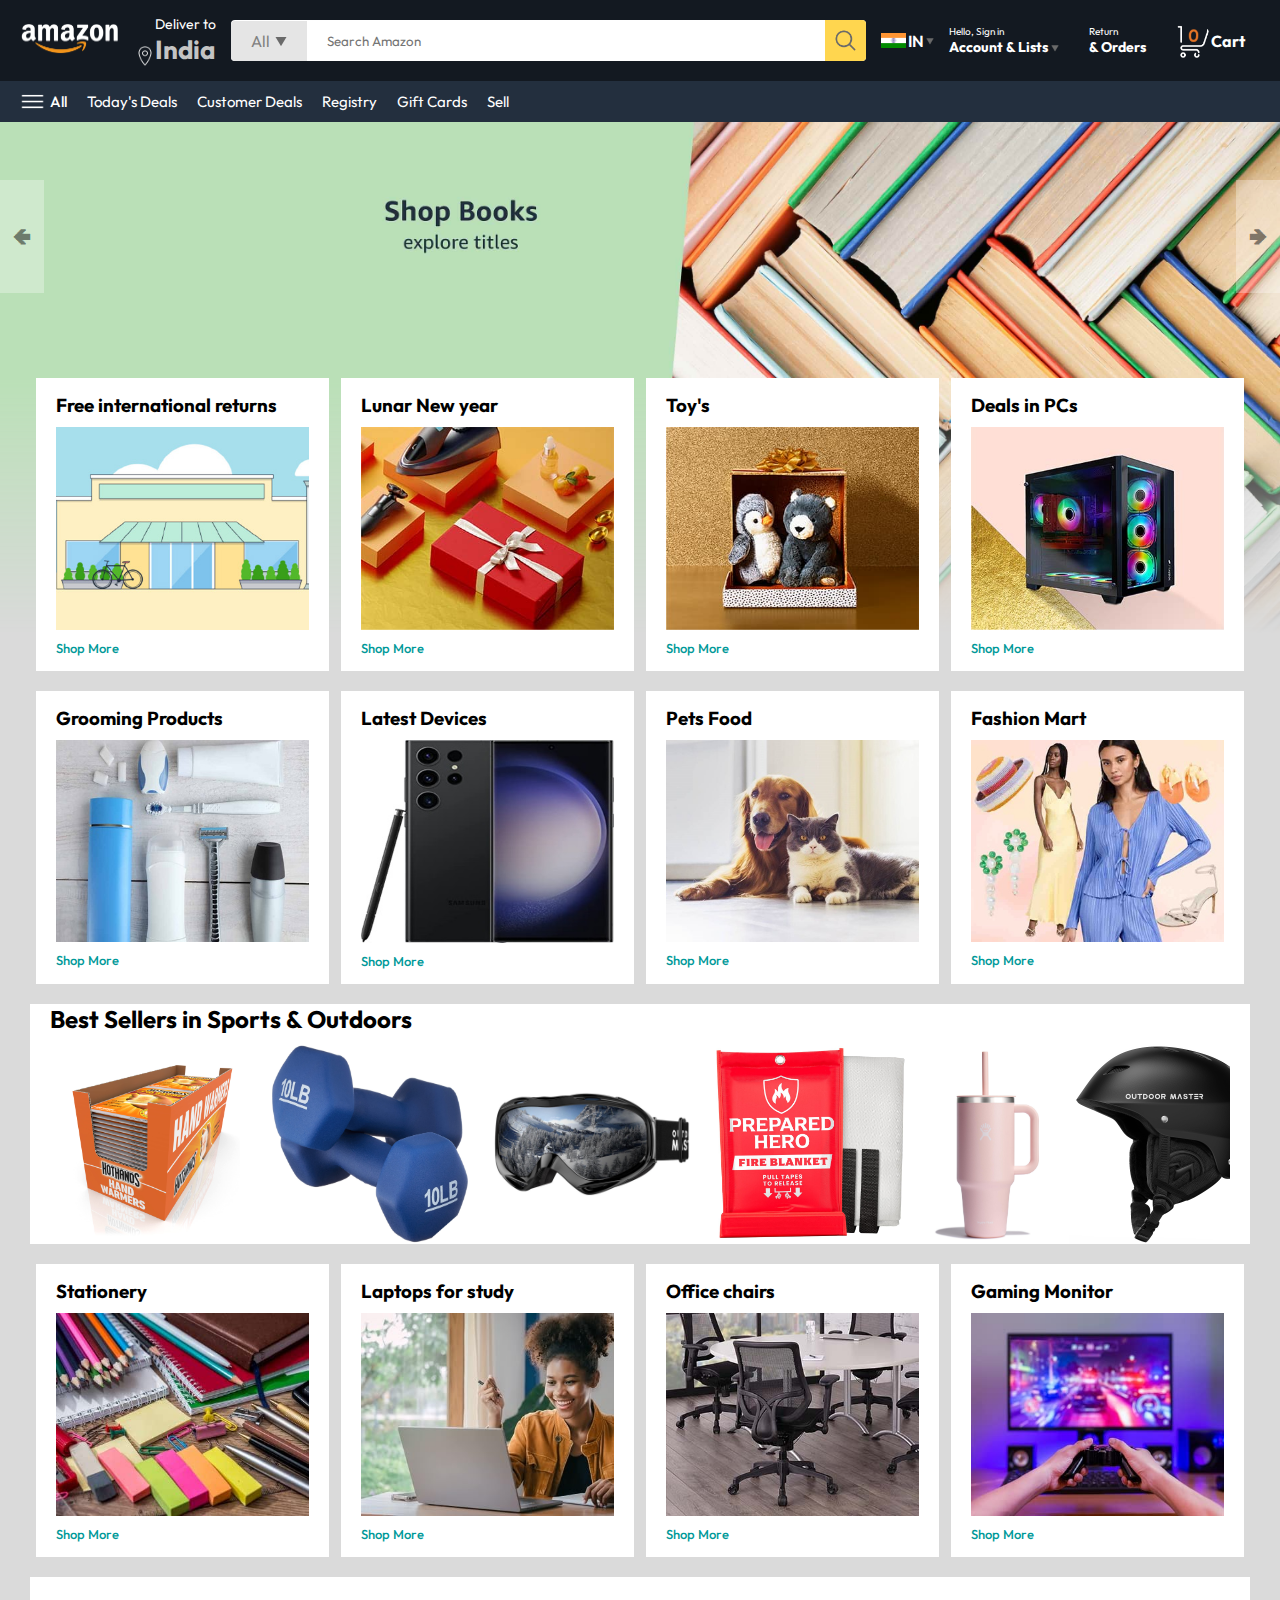
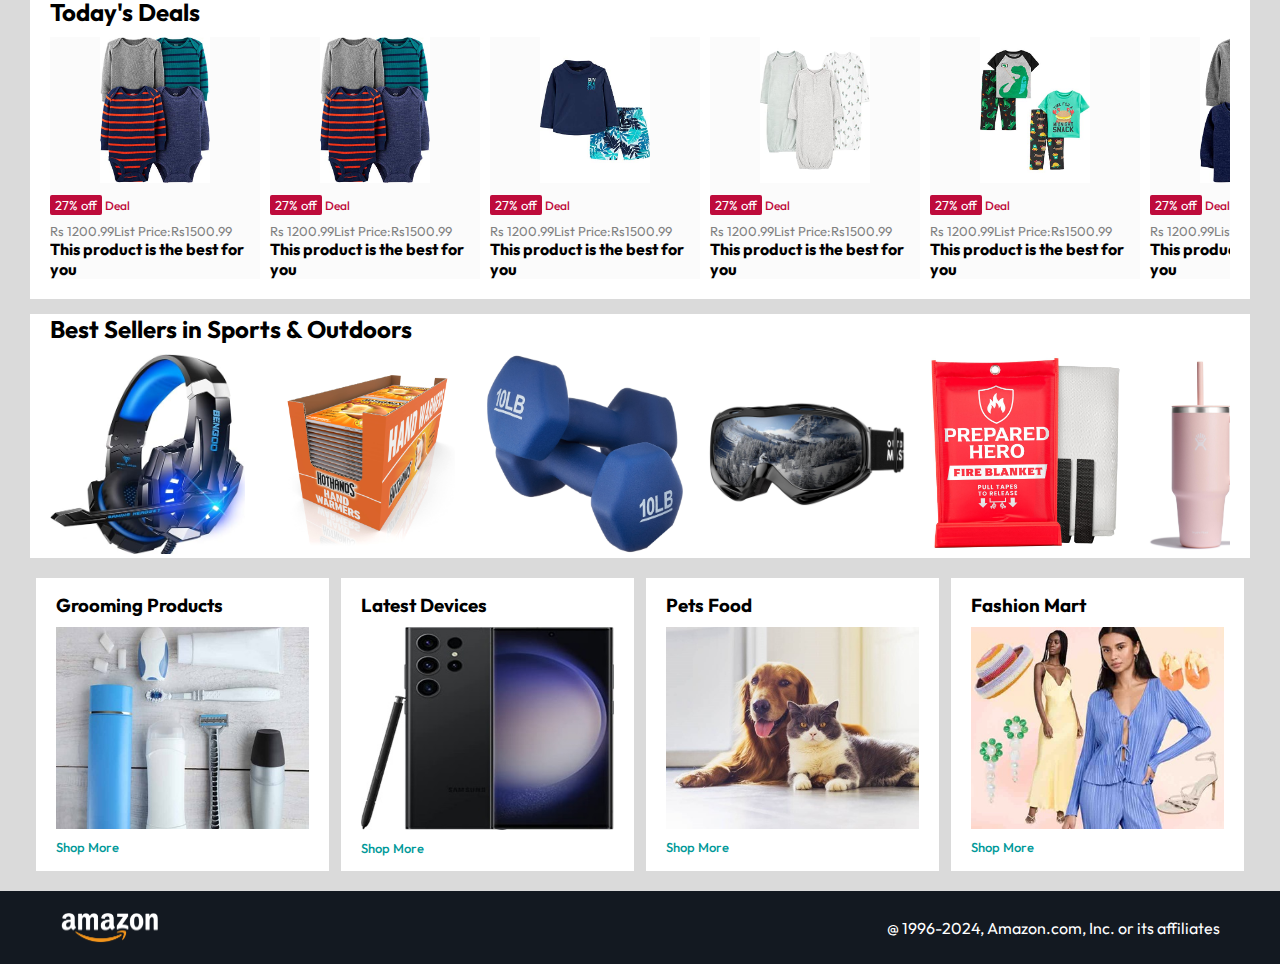
<file: index.html>
<!DOCTYPE html>
<html lang="en">
<head>
    <meta charset="UTF-8">
    <meta name="viewport" content="width=device-width, initial-scale=1.0">
    <title>Amazon Clone</title>
    <link rel="stylesheet" href="style.css">
</head>
<body>
    <nav>
        <a href="index.html">        <img src="./assets/amazon_logo.png" width="100" alt="amazon-logo"></a>
        <div class="nav-country">
            <img src="./assets/location_icon.png" height="20" alt="loc-icon">
            <div>
                <p>Deliver to</p>
                <h1>India</h1>
            </div>
        </div>
        <div class="nav-search">
            <div class="nav-search-category">
                <p>All</p>
                <img src="./assets/dropdown_icon.png" height="12" alt="drop-icon">
            </div>
            <input type="text" class="nav-search-input" placeholder="Search Amazon">
            <img src="./assets/search_icon.png" class="nav-search-icon" alt="">
        </div>
        <div class="nav-lang">
            <img src="./assets/india_flag.jpg" width="25px" alt="">
            <p>IN</p>
            <img src="./assets/dropdown_icon.png" width="8px" alt="">
        </div>
        <div class="nav-text">
            <p><a href="./sign-in.html">Hello, Sign in</a></p>
            <h1>Account & Lists <img src="./assets/dropdown_icon.png" width="8px" alt=""></h1>
        </div>
        <div class="nav-text">
            <p>Return</p>
            <h1>& Orders</h1>
        </div>
        <a href="./sign-in.html" class="mobile-user-icon" style="display: none;">
            <img src="./assets/user.png" alt="">
        </a>
        <a href="./cart.html" class="nav-cart">
            <img src="./assets/cart_icon.png" width="35px" alt="">
            <h4>Cart</h4>
        </a>
    </nav>
    
    <div class="nav-bottom">
        <div>
            <img src="./assets/menu_icon.png" width="25px">
            <p>All</p>
        </div>
        <p>Today's Deals</p>
        <p>Customer Deals</p>
        <p>Registry</p>
        <p>Gift Cards</p>
        <p>Sell</p>
    </div>

    <div class="header-slider">
        <a href="#" class="control_prev">&#129144</a>
        <a href="#" class="control_next">&#129146</a>
        <ul>
            <img src="./assets/header1.jpg" class="header-img" alt="">
            <img src="./assets/header2.jpg" class="header-img" alt="">
            <img src="./assets/header3.jpg" class="header-img" alt="">
            <img src="./assets/header4.jpg" class="header-img" alt="">
            <img src="./assets/header5.jpg" class="header-img" alt="">
            <img src="./assets/header6.jpg" class="header-img" alt="">
        </ul>
    </div>
    
    <div class="box-row header-box">
        <div class="box-col">
            <h3>Free international returns</h3>
            <img src="./assets/box1-1.jpg" alt="">
            <a href="/">Shop More</a>
        </div>
        <div class="box-col">
            <h3>Lunar New year</h3>
            <img src="./assets/box1-2.jpg" alt="">
            <a href="/">Shop More</a>
        </div>
        <div class="box-col">
            <h3>Toy's</h3>
            <img src="./assets/box1-3.jpg" alt="">
            <a href="/">Shop More</a>
        </div>
        <div class="box-col">
            <h3>Deals in PCs</h3>
            <img src="./assets/box1-4.jpg" alt="">
            <a href="/">Shop More</a>
        </div>
    </div>
    <div class="box-row ">
        <div class="box-col">
            <h3>Grooming Products</h3>
            <img src="./assets/box2-1.jpg" alt="">
            <a href="/">Shop More</a>
        </div>
        <div class="box-col">
            <h3>Latest Devices</h3>
            <img src="./assets/box2-2.jpg" alt="">
            <a href="/">Shop More</a>
        </div>
        <div class="box-col">
            <h3>Pets Food</h3>
            <img src="./assets/box2-3.jpg" alt="">
            <a href="/">Shop More</a>
        </div>
        <div class="box-col">
            <h3>Fashion Mart</h3>
            <img src="./assets/box2-4.jpg" alt="">
            <a href="/">Shop More</a>
        </div>
    </div>

    <div class="products-slider">
        <h2>Best Sellers in Sports & Outdoors</h2>
        <div class="products">
            <img src="./assets/product1-1.jpg" alt="">
            <img src="./assets/product1-2.jpg" alt="">
            <img src="./assets/product1-3.jpg" alt="">
            <img src="./assets/product1-4.jpg" alt="">
            <img src="./assets/product1-5.jpg" alt="">
            <img src="./assets/product1-6.jpg" alt="">
            <img src="./assets/product1-7.jpg" alt="">
            <img src="./assets/product1-8.jpg" alt="">
            <img src="./assets/product1-9.jpg" alt="">
            <img src="./assets/product1-10.jpg" alt="">
        </div>
    </div>

    <div class="box-row ">
        <div class="box-col">
            <h3>Stationery</h3>
            <img src="./assets/box3-1.jpg" alt="">
            <a href="/">Shop More</a>
        </div>
        <div class="box-col">
            <h3>Laptops for study</h3>
            <img src="./assets/box3-2.jpg" alt="">
            <a href="/">Shop More</a>
        </div>
        <div class="box-col">
            <h3>Office chairs</h3>
            <img src="./assets/box3-3.jpg" alt="">
            <a href="/">Shop More</a>
        </div>
        <div class="box-col">
            <h3>Gaming Monitor</h3>
            <img src="./assets/box3-4.jpg" alt="">
            <a href="/">Shop More</a>
        </div>
    </div>

    <div class="products-slider-with-price">
        <h2>Today's Deals</h2>
        <div class="products">
            <div class="products-card">
                <div class="product-img-container">
                    <img src="./assets/product2-1.jpg" alt="">
                </div>
                <div class="product-offer">
                    <p>27% off</p> <span>Deal</span>
                </div>
                <p class="product-price">Rs <span>1200.99</span>List Price:Rs1500.99</p>
                <h4>This product is the best for you</h4>
            </div>
            <div class="products-card">
                <div class="product-img-container">
                    <img src="./assets/product2-1.jpg" alt="">
                </div>
                <div class="product-offer">
                    <p>27% off</p> <span>Deal</span>
                </div>
                <p class="product-price">Rs <span>1200.99</span>List Price:Rs1500.99</p>
                <h4>This product is the best for you</h4>
            </div>
            <div class="products-card">
                <div class="product-img-container">
                    <img src="./assets/product2-2.jpg" alt="">
                </div>
                <div class="product-offer">
                    <p>27% off</p> <span>Deal</span>
                </div>
                <p class="product-price">Rs <span>1200.99</span>List Price:Rs1500.99</p>
                <h4>This product is the best for you</h4>
            </div>
            <div class="products-card">
                <div class="product-img-container">
                    <img src="./assets/product2-3.jpg" alt="">
                </div>
                <div class="product-offer">
                    <p>27% off</p> <span>Deal</span>
                </div>
                <p class="product-price">Rs <span>1200.99</span>List Price:Rs1500.99</p>
                <h4>This product is the best for you</h4>
            </div>
            <div class="products-card">
                <div class="product-img-container">
                    <img src="./assets/product2-4.jpg" alt="">
                </div>
                <div class="product-offer">
                    <p>27% off</p> <span>Deal</span>
                </div>
                <p class="product-price">Rs <span>1200.99</span>List Price:Rs1500.99</p>
                <h4>This product is the best for you</h4>
            </div>
            <div class="products-card">
                <div class="product-img-container">
                    <img src="./assets/product2-5.jpg" alt="">
                </div>
                <div class="product-offer">
                    <p>27% off</p> <span>Deal</span>
                </div>
                <p class="product-price">Rs <span>1200.99</span>List Price:Rs1500.99</p>
                <h4>This product is the best for you</h4>
            </div>
            <div class="products-card">
                <div class="product-img-container">
                    <img src="./assets/product2-6.jpg" alt="">
                </div>
                <div class="product-offer">
                    <p>27% off</p> <span>Deal</span>
                </div>
                <p class="product-price">Rs <span>1200.99</span>List Price:Rs1500.99</p>
                <h4>This product is the best for you</h4>
            </div>
            <div class="products-card">
                <div class="product-img-container">
                    <img src="./assets/product2-7.jpg" alt="">
                </div>
                <div class="product-offer">
                    <p>27% off</p> <span>Deal</span>
                </div>
                <p class="product-price">Rs <span>1200.99</span>List Price:Rs1500.99</p>
                <h4>This product is the best for you</h4>
            </div>
            <div class="products-card">
                <div class="product-img-container">
                    <img src="./assets/product2-8.jpg" alt="">
                </div>
                <div class="product-offer">
                    <p>27% off</p> <span>Deal</span>
                </div>
                <p class="product-price">Rs <span>1200.99</span>List Price:Rs1500.99</p>
                <h4>This product is the best for you</h4>
            </div>
            <div class="products-card">
                <div class="product-img-container">
                    <img src="./assets/product2-9.jpg" alt="">
                </div>
                <div class="product-offer">
                    <p>27% off</p> <span>Deal</span>
                </div>
                <p class="product-price">Rs <span>1200.99</span>List Price:Rs1500.99</p>
                <h4>This product is the best for you</h4>
            </div>
            <div class="products-card">
                <div class="product-img-container">
                    <img src="./assets/product2-10.jpg" alt="">
                </div>
                <div class="product-offer">
                    <p>27% off</p> <span>Deal</span>
                </div>
                <p class="product-price">Rs <span>1200.99</span>List Price:Rs1500.99</p>
                <h4>This product is the best for you</h4>
            </div>
            <div class="products-card">
                <div class="product-img-container">
                    <img src="./assets/product2-11.jpg" alt="">
                </div>
                <div class="product-offer">
                    <p>27% off</p> <span>Deal</span>
                </div>
                <p class="product-price">Rs <span>1200.99</span>List Price:Rs1500.99</p>
                <h4>This product is the best for you</h4>
            </div>
        </div>
    </div>

    <div class="products-slider">
        <h2>Best Sellers in Sports & Outdoors</h2>
        <div class="products">
            <a href="./product.html">
                <img src="./assets/product_img.jpg" alt="">
            </a>
            <img src="./assets/product1-1.jpg" alt="">
            <img src="./assets/product1-2.jpg" alt="">
            <img src="./assets/product1-3.jpg" alt="">
            <img src="./assets/product1-4.jpg" alt="">
            <img src="./assets/product1-5.jpg" alt="">
            <img src="./assets/product1-6.jpg" alt="">
            <img src="./assets/product1-7.jpg" alt="">
            <img src="./assets/product1-8.jpg" alt="">
            <img src="./assets/product1-9.jpg" alt="">
            <img src="./assets/product1-10.jpg" alt="">
        </div>
    </div>

    <div class="box-row ">
        <div class="box-col">
            <h3>Grooming Products</h3>
            <img src="./assets/box2-1.jpg" alt="">
            <a href="/">Shop More</a>
        </div>
        <div class="box-col">
            <h3>Latest Devices</h3>
            <img src="./assets/box2-2.jpg" alt="">
            <a href="/">Shop More</a>
        </div>
        <div class="box-col">
            <h3>Pets Food</h3>
            <img src="./assets/box2-3.jpg" alt="">
            <a href="/">Shop More</a>
        </div>
        <div class="box-col">
            <h3>Fashion Mart</h3>
            <img src="./assets/box2-4.jpg" alt="">
            <a href="/">Shop More</a>
        </div>
    </div>

    <footer>
        <img src="./assets/amazon_logo.png" width="100" alt="">
        <p>@ 1996-2024, Amazon.com, Inc. or its affiliates</p>
    </footer>

    <script src="script.js"></script>
</body>
</html>
</file>
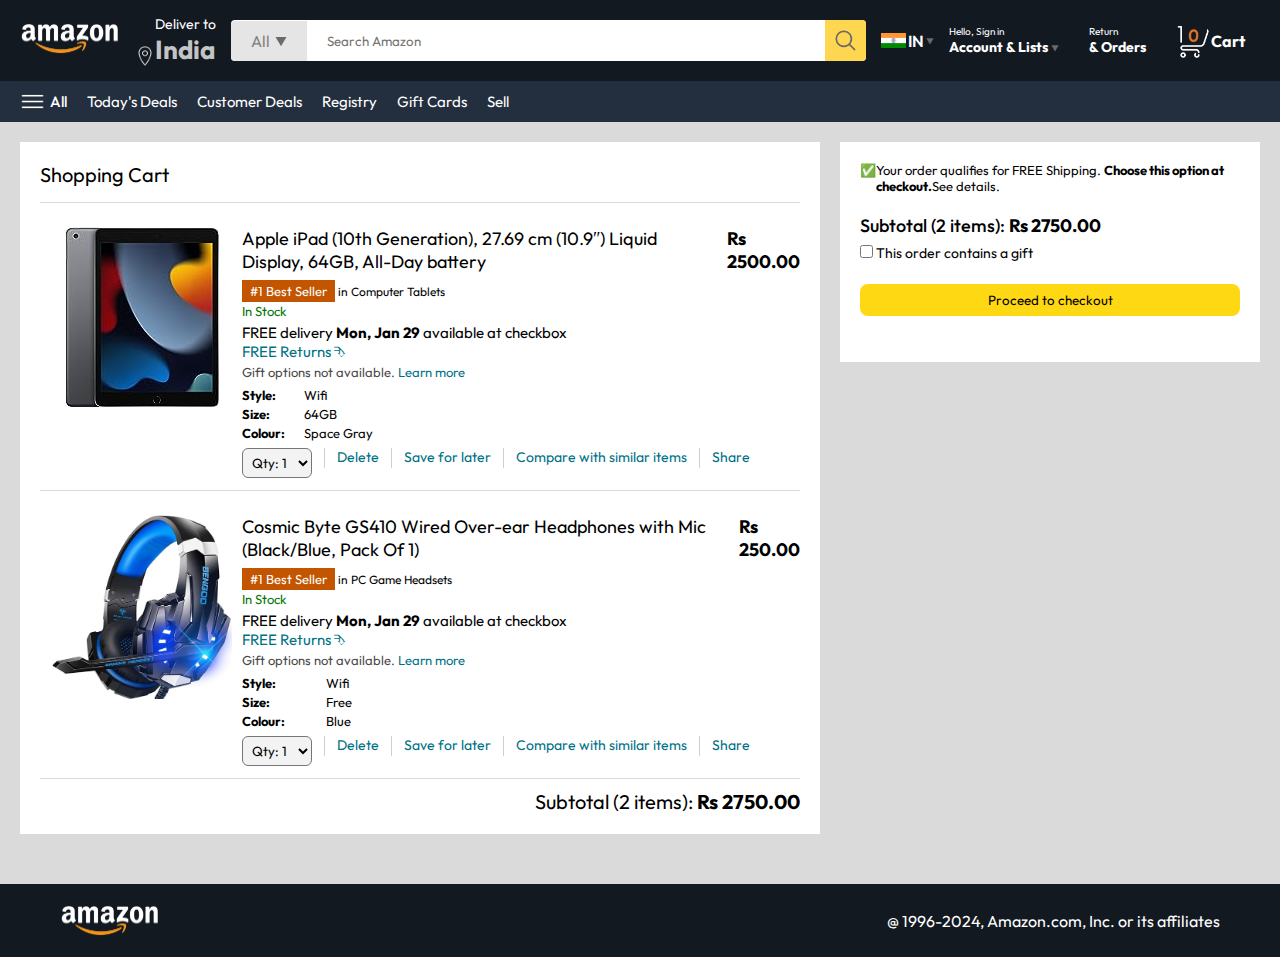
<file: cart.html>
<!DOCTYPE html>
<html lang="en">
<head>
    <meta charset="UTF-8">
    <meta name="viewport" content="width=device-width, initial-scale=1.0">
    <title>Cart page</title>
    <link rel="stylesheet" href="style.css">
    <link rel="stylesheet" href="cart.css">
</head>
<body>
    <nav>
        <a href="index.html">        <img src="./assets/amazon_logo.png" width="100" alt="amazon-logo"></a>
        <div class="nav-country">
            <img src="./assets/location_icon.png" height="20" alt="loc-icon">
            <div>
                <p>Deliver to</p>
                <h1>India</h1>
            </div>
        </div>
        <div class="nav-search">
            <div class="nav-search-category">
                <p>All</p>
                <img src="./assets/dropdown_icon.png" height="12" alt="drop-icon">
            </div>
            <input type="text" class="nav-search-input" placeholder="Search Amazon">
            <img src="./assets/search_icon.png" class="nav-search-icon" alt="">
        </div>
        <div class="nav-lang">
            <img src="./assets/india_flag.jpg" width="25px" alt="">
            <p>IN</p>
            <img src="./assets/dropdown_icon.png" width="8px" alt="">
        </div>
        <div class="nav-text">
            <p><a href="./sign-in.html">Hello, Sign in</a></p>
            <h1>Account & Lists <img src="./assets/dropdown_icon.png" width="8px" alt=""></h1>
        </div>
        <div class="nav-text">
            <p>Return</p>
            <h1>& Orders</h1>
        </div>
        <a href="./sign-in.html" class="mobile-user-icon" style="display: none;">
            <img src="./assets/user.png" alt="">
        </a>
        <a href="" class="nav-cart">
            <img src="./assets/cart_icon.png" width="35px" alt="">
            <h4>Cart</h4>
        </a>
    </nav>
    
    <div class="nav-bottom">
        <div>
            <img src="./assets/menu_icon.png" width="25px">
            <p>All</p>
        </div>
        <p>Today's Deals</p>
        <p>Customer Deals</p>
        <p>Registry</p>
        <p>Gift Cards</p>
        <p>Sell</p>
    </div>

    <div class="cart">
        <div class="card-left">
            <h1>Shopping Cart</h1>
            <hr>
            <div class="product-cart-list">
                <img src="./assets/ipad_img.jpg" alt="" width="180px">
         <div>
            <div class="product-cart-titleprice">
                    <p>Apple iPad (10th Generation), 27.69 cm (10.9″) Liquid Display, 64GB, All-Day battery</p>
                    <p><b>Rs 2500.00</b></p>
                </div>
                <p class="product-cart-bestseller"><span>#1 Best Seller</span> in Computer Tablets</p>
                <p class="product-cart-stock">In Stock</p>
                <p class="product-cart-delivery">FREE delivery <b>Mon, Jan 29</b> available at checkbox</p>
                <p class="product-cart-return">FREE Returns &#11191</p>
                <p class="product-cart-giftoption"> Gift options not available. <span>Learn more</span></p>

                <div class="product-cart-specs">
                    <p><b>Style:</b></p><p>Wifi</p>
                    <p><b>Size:</b></p><p>64GB</p>
                    <p><b>Colour:</b></p><p>Space Gray</p>
                </div>

                <div class="cart-list-action">
                    <select>
                        <option value="1">Qty: 1</option>
                        <option value="2">Qty: 2</option>
                        <option value="3">Qty: 3</option>
                        <option value="4">Qty: 4</option>
                        <option value="5">Qty: 5</option>
                    </select>
                    <hr>
                    <p class="action-btn">Delete</p>
                    <hr>
                    <p class="action-btn">Save for later</p>
                    <hr>
                    <p class="action-btn">Compare with similar items</p>
                    <hr>
                    <p class="action-btn">Share</p>
                </div>

            </div>
          </div>
          <hr>
          <div class="product-cart-list">
            <img src="./assets/product_img.jpg" alt="" width="180px">
     <div>
        <div class="product-cart-titleprice">
                <p>
                    Cosmic Byte GS410 Wired Over-ear Headphones with Mic (Black/Blue, Pack Of 1)</p>
                <p><b>Rs 250.00</b></p>
            </div>
            <p class="product-cart-bestseller"><span>#1 Best Seller</span> in PC Game Headsets</p>
            <p class="product-cart-stock">In Stock</p>
            <p class="product-cart-delivery">FREE delivery <b>Mon, Jan 29</b> available at checkbox</p>
            <p class="product-cart-return">FREE Returns &#11191</p>
            <p class="product-cart-giftoption"> Gift options not available. <span>Learn more</span></p>

            <div class="product-cart-specs">
                <p><b>Style:</b></p><p>Wifi</p>
                <p><b>Size:</b></p><p>Free</p>
                <p><b>Colour:</b></p><p>Blue</p>
            </div>

            <div class="cart-list-action">
                <select>
                    <option value="1">Qty: 1</option>
                    <option value="2">Qty: 2</option>
                    <option value="3">Qty: 3</option>
                    <option value="4">Qty: 4</option>
                    <option value="5">Qty: 5</option>
                </select>
                <hr>
                <p class="action-btn">Delete</p>
                <hr>
                <p class="action-btn">Save for later</p>
                <hr>
                <p class="action-btn">Compare with similar items</p>
                <hr>
                <p class="action-btn">Share</p>
            </div>
        </div>
      </div>
      <hr>
      <div class="cart-list-subtotal">
        Subtotal (2 items): <b>Rs 2750.00</b>
      </div>
        </div>
        <div class="card-right">
        <div class="cart-free-delivery">
            <p>&#x2705</p>
            <p>Your order qualifies for FREE Shipping. <b>Choose this option at checkout.</b>See details.</p>
        </div>
        <p class="cart-subtotal">Subtotal (2 items): <b>Rs 2750.00</b></p>
        <p class="cart-right-gift"><input type="checkbox"> This order contains a gift</p>
        <button>Proceed to checkout</button>
        </div>
    </div>
    <footer class="footer-cart">
        <img src="./assets/amazon_logo.png" width="100" alt="">
        <p>@ 1996-2024, Amazon.com, Inc. or its affiliates</p>
    </footer>
    
</body>
</html>
</file>
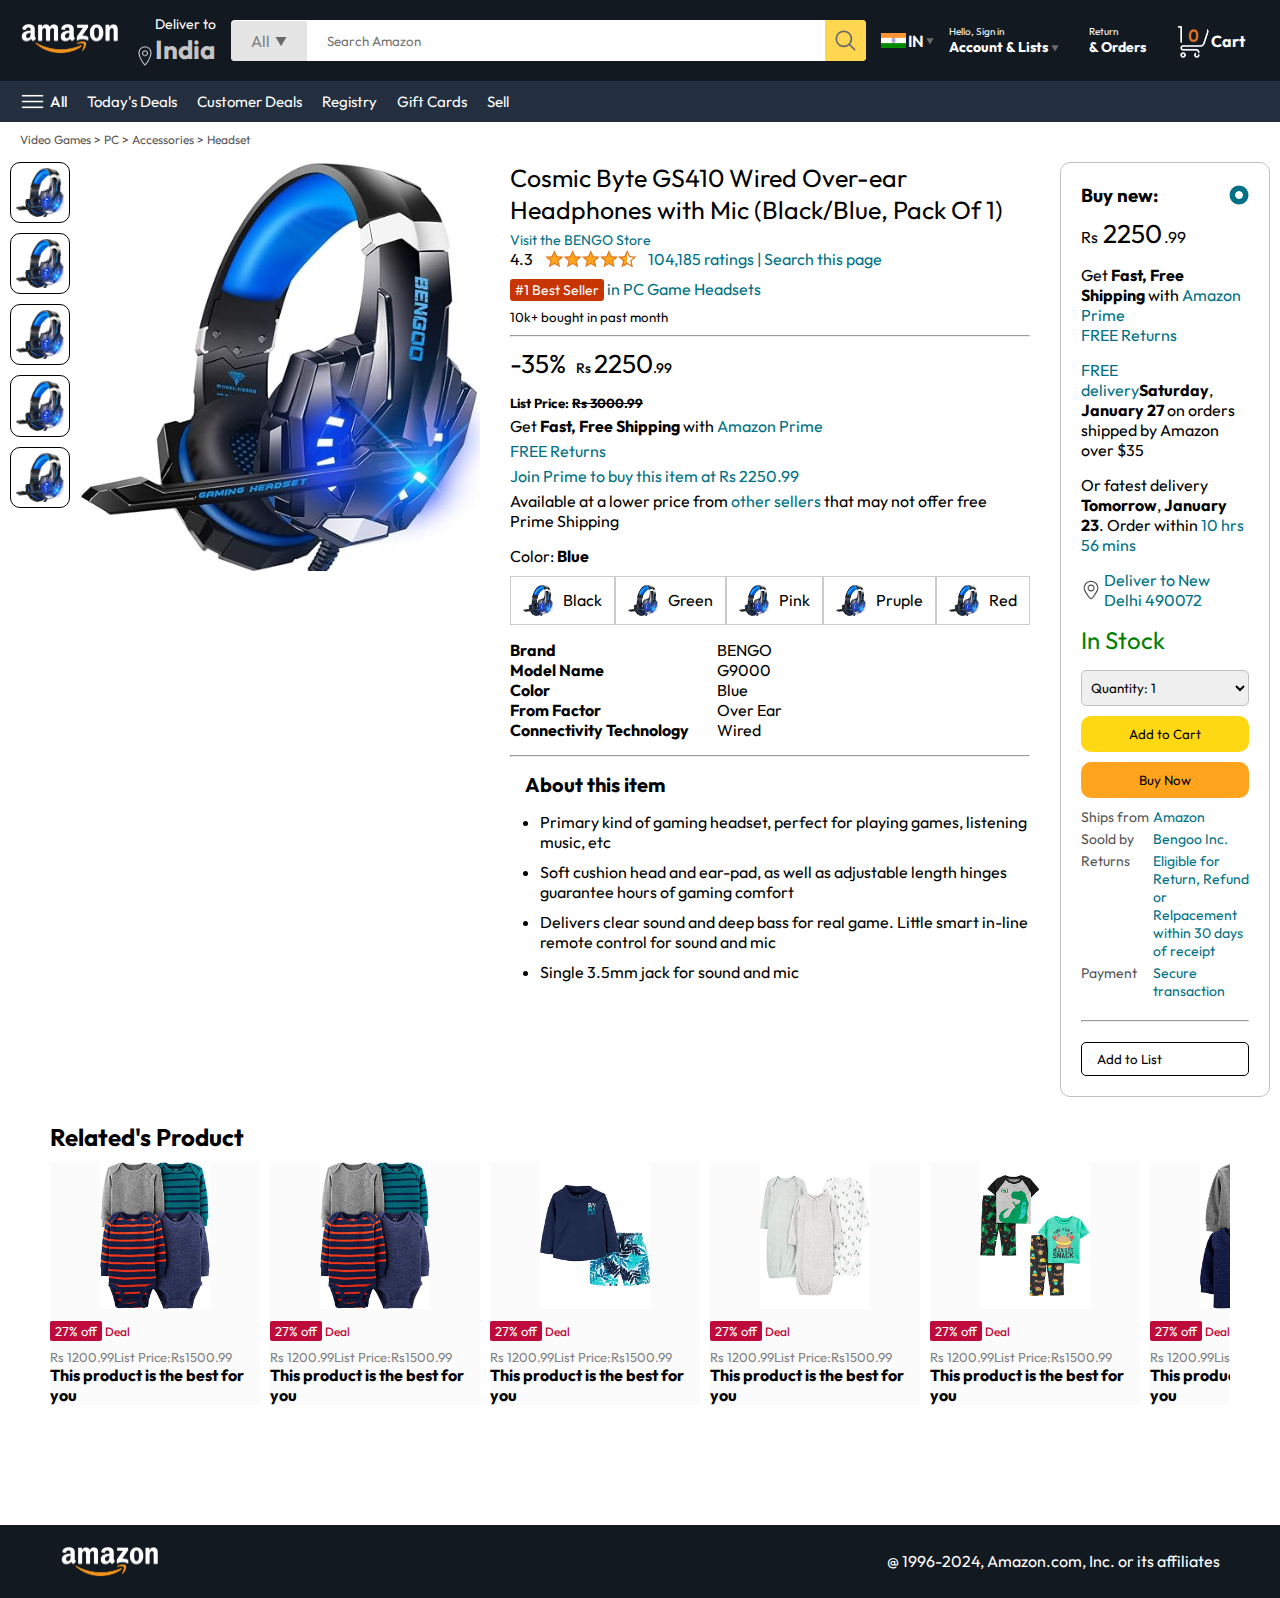
<file: product.html>
<!DOCTYPE html>
<html lang="en">
<head>
    <meta charset="UTF-8">
    <meta name="viewport" content="width=device-width, initial-scale=1.0">
    <title>Product Page</title>
    <link rel="stylesheet" href="style.css">
    <link rel="stylesheet" href="product.css">
</head>
<body>

    <nav>
        <a href="index.html">        <img src="./assets/amazon_logo.png" width="100" alt="amazon-logo"></a>
        <div class="nav-country">
            <img src="./assets/location_icon.png" height="20" alt="loc-icon">
            <div>
                <p>Deliver to</p>
                <h1>India</h1>
            </div>
        </div>
        <div class="nav-search">
            <div class="nav-search-category">
                <p>All</p>
                <img src="./assets/dropdown_icon.png" height="12" alt="drop-icon">
            </div>
            <input type="text" class="nav-search-input" placeholder="Search Amazon">
            <img src="./assets/search_icon.png" class="nav-search-icon" alt="">
        </div>
        <div class="nav-lang">
            <img src="./assets/india_flag.jpg" width="25px" alt="">
            <p>IN</p>
            <img src="./assets/dropdown_icon.png" width="8px" alt="">
        </div>
        <div class="nav-text">
            <p><a href="./sign-in.html">Hello, Sign in</a></p>
            <h1>Account & Lists <img src="./assets/dropdown_icon.png" width="8px" alt=""></h1>
        </div>
        <div class="nav-text">
            <p>Return</p>
            <h1>& Orders</h1>
        </div>
        <a href="./sign-in.html" class="mobile-user-icon" style="display: none;">
            <img src="./assets/user.png" alt="">
        </a>
        <a href="./cart.html" class="nav-cart">
            <img src="./assets/cart_icon.png" width="35px" alt="">
            <h4>Cart</h4>
        </a>
    </nav>
    
    <div class="nav-bottom">
        <div>
            <img src="./assets/menu_icon.png" width="25px">
            <p>All</p>
        </div>
        <p>Today's Deals</p>
        <p>Customer Deals</p>
        <p>Registry</p>
        <p>Gift Cards</p>
        <p>Sell</p>
    </div>

    <p class="breadcrum">Video Games > PC > Accessories > Headset</p>

    <div class="product-display">
        <div class="product-d-image">
            <div class="product-icons">
                <img src="./assets/product_img.jpg" alt="" width="60">
                <img src="./assets/product_img.jpg" alt="" width="60">
                <img src="./assets/product_img.jpg" alt="" width="60">
                <img src="./assets/product_img.jpg" alt="" width="60">
                <img src="./assets/product_img.jpg" alt="" width="60">
            </div>
            <div class="product-main-image">
                <img src="./assets/product_img.jpg" alt="" width="400">
            </div>
        </div>
        <div class="product-d-details">
            <p class="product-title">
                Cosmic Byte GS410 Wired Over-ear Headphones with Mic (Black/Blue, Pack Of 1)
            </p>
            <p class="brand-store">Visit the BENGO Store</p>
            <div class="product-rating">
                <div>
                    <div>4.3 <img src="./assets/rating_img.png" height="20px" alt=""></div>
                    <p>104,185 ratings | Search this page</p>
                </div>
                <p><span>#1 Best Seller</span> in PC Game Headsets</p>
                <h5>10k+ bought in past month</h5>
                <hr>
            </div>
            <div class="product-d-price">
                <div>
                    <p>-35%</p>
                    <h1>Rs <span>2250</span>.99</h1>
                </div>
                <h5>List Price: <span>Rs 3000.99</span></h5>
                <p>Get <b>Fast, Free Shipping</b> with <span>Amazon Prime</span></p>
                <p><span>FREE Returns</span></p>
                <p><span>Join Prime to buy this item at Rs 2250.99</span></p>
                <p>Available at a lower price from <span> other sellers </span> that may not offer free Prime Shipping</p>
            </div>
            <div class="product-color-selection">
                <p>Color: <b>Blue</b></p>
                <div class="product-color-options">
                    <div class="option">
                        <img src="./assets/product_img.jpg" width="30px" alt="">
                        <p>Black</p>
                    </div>
                    <div class="option">
                        <img src="./assets/product_img.jpg" width="30px" alt="">
                        <p>Green</p>
                    </div>
                    <div class="option">
                        <img src="./assets/product_img.jpg" width="30px" alt="">
                        <p>Pink</p>
                    </div>
                    <div class="option">
                        <img src="./assets/product_img.jpg" width="30px" alt="">
                        <p>Pruple</p>
                    </div>
                    <div class="option">
                        <img src="./assets/product_img.jpg" width="30px" alt="">
                        <p>Red</p>
                    </div>
                </div>
            </div>
            <div class="product-info">
                <p><b>Brand</b></p> <p>BENGO</p>
                <p><b>Model Name</b></p> <p>G9000</p>
                <p><b>Color</b></p> <p>Blue</p>
                <p><b>From Factor</b></p> <p>Over Ear</p>
                <p><b>Connectivity Technology</b></p> <p>Wired</p>
            </div>
            <hr>
            <div class="product-description">
                <h1>About this item</h1>
                <ul>
                    <li>Primary kind of gaming headset, perfect for playing games, listening music, etc</li>
                    <li>Soft cushion head and ear-pad, as well as adjustable length hinges guarantee hours of gaming comfort</li>
                    <li>Delivers clear sound and deep bass for real game. Little smart in-line remote control for sound and mic</li>
                    <li>Single 3.5mm jack for sound and mic</li>
                </ul>
            </div>
        </div>
        <div class="product-d-purchase">
            <div class="title">
                <h3>Buy new: </h3> <img src="./assets/circle_icon.png" width="20px" alt="">
            </div>
            <h1 class="price">Rs <span>2250</span>.99</h1>
            <div class="gap">
                <p>Get <b>Fast, Free Shipping</b> with <span>Amazon Prime</span></p>
                <p><span>FREE Returns</span></p>
            </div>
            <div class="gap">
                <p><span>FREE delivery</span><b>Saturday</b>,</p>
                <p><b>January 27</b> on orders shipped by Amazon over $35</p>
            </div>
            <div class="gap">
                <p>Or fatest delivery <b>Tomorrow</b>, <b>January 23</b>. Order within <span>10 hrs 56 mins</span></p>
            </div>
            <div class="delivery-location">
                <img src="./assets/location_icon_dark.png" width="20px" alt="">
                <p><span>Deliver to New Delhi 490072</span></p>
            </div>
            <h2 class="product-stock">In Stock</h2>
            <select class="product-quantity">
                <option value="1">Quantity: 1</option>
                <option value="2">Quantity: 2</option>
                <option value="3">Quantity: 3</option>
            </select>
            <button class="btn">Add to Cart</button>
            <button class="btn product-buy">Buy Now</button>

            <div class="product-seller-info">
                <p>Ships from</p><p><span>Amazon</span></p>
                <p>Soold by</p><p><span>Bengoo Inc.</span></p>
                <p>Returns</p><p><span>Eligible for Return, Refund or Relpacement within 30 days of receipt</span></p>
                <p>Payment</p><p><span>Secure transaction</span></p>
            </div>
            <hr>
            <button class="product-add-list">Add to List</button>
        </div>
    </div>

    <div class="products-slider-with-price">
        <h2>Related's Product</h2>
        <div class="products">
            <div class="products-card">
                <div class="product-img-container">
                    <img src="./assets/product2-1.jpg" alt="">
                </div>
                <div class="product-offer">
                    <p>27% off</p> <span>Deal</span>
                </div>
                <p class="product-price">Rs <span>1200.99</span>List Price:Rs1500.99</p>
                <h4>This product is the best for you</h4>
            </div>
            <div class="products-card">
                <div class="product-img-container">
                    <img src="./assets/product2-1.jpg" alt="">
                </div>
                <div class="product-offer">
                    <p>27% off</p> <span>Deal</span>
                </div>
                <p class="product-price">Rs <span>1200.99</span>List Price:Rs1500.99</p>
                <h4>This product is the best for you</h4>
            </div>
            <div class="products-card">
                <div class="product-img-container">
                    <img src="./assets/product2-2.jpg" alt="">
                </div>
                <div class="product-offer">
                    <p>27% off</p> <span>Deal</span>
                </div>
                <p class="product-price">Rs <span>1200.99</span>List Price:Rs1500.99</p>
                <h4>This product is the best for you</h4>
            </div>
            <div class="products-card">
                <div class="product-img-container">
                    <img src="./assets/product2-3.jpg" alt="">
                </div>
                <div class="product-offer">
                    <p>27% off</p> <span>Deal</span>
                </div>
                <p class="product-price">Rs <span>1200.99</span>List Price:Rs1500.99</p>
                <h4>This product is the best for you</h4>
            </div>
            <div class="products-card">
                <div class="product-img-container">
                    <img src="./assets/product2-4.jpg" alt="">
                </div>
                <div class="product-offer">
                    <p>27% off</p> <span>Deal</span>
                </div>
                <p class="product-price">Rs <span>1200.99</span>List Price:Rs1500.99</p>
                <h4>This product is the best for you</h4>
            </div>
            <div class="products-card">
                <div class="product-img-container">
                    <img src="./assets/product2-5.jpg" alt="">
                </div>
                <div class="product-offer">
                    <p>27% off</p> <span>Deal</span>
                </div>
                <p class="product-price">Rs <span>1200.99</span>List Price:Rs1500.99</p>
                <h4>This product is the best for you</h4>
            </div>
            <div class="products-card">
                <div class="product-img-container">
                    <img src="./assets/product2-6.jpg" alt="">
                </div>
                <div class="product-offer">
                    <p>27% off</p> <span>Deal</span>
                </div>
                <p class="product-price">Rs <span>1200.99</span>List Price:Rs1500.99</p>
                <h4>This product is the best for you</h4>
            </div>
            <div class="products-card">
                <div class="product-img-container">
                    <img src="./assets/product2-7.jpg" alt="">
                </div>
                <div class="product-offer">
                    <p>27% off</p> <span>Deal</span>
                </div>
                <p class="product-price">Rs <span>1200.99</span>List Price:Rs1500.99</p>
                <h4>This product is the best for you</h4>
            </div>
            <div class="products-card">
                <div class="product-img-container">
                    <img src="./assets/product2-8.jpg" alt="">
                </div>
                <div class="product-offer">
                    <p>27% off</p> <span>Deal</span>
                </div>
                <p class="product-price">Rs <span>1200.99</span>List Price:Rs1500.99</p>
                <h4>This product is the best for you</h4>
            </div>
            <div class="products-card">
                <div class="product-img-container">
                    <img src="./assets/product2-9.jpg" alt="">
                </div>
                <div class="product-offer">
                    <p>27% off</p> <span>Deal</span>
                </div>
                <p class="product-price">Rs <span>1200.99</span>List Price:Rs1500.99</p>
                <h4>This product is the best for you</h4>
            </div>
            <div class="products-card">
                <div class="product-img-container">
                    <img src="./assets/product2-10.jpg" alt="">
                </div>
                <div class="product-offer">
                    <p>27% off</p> <span>Deal</span>
                </div>
                <p class="product-price">Rs <span>1200.99</span>List Price:Rs1500.99</p>
                <h4>This product is the best for you</h4>
            </div>
            <div class="products-card">
                <div class="product-img-container">
                    <img src="./assets/product2-11.jpg" alt="">
                </div>
                <div class="product-offer">
                    <p>27% off</p> <span>Deal</span>
                </div>
                <p class="product-price">Rs <span>1200.99</span>List Price:Rs1500.99</p>
                <h4>This product is the best for you</h4>
            </div>
        </div>
    </div>

    <script>
        const scrollContainer = document.querySelectorAll('.products');
for(const item of scrollContainer){
    item.addEventListener('wheel', (evt) =>{
        evt.preventDefault();
        item.scrollLeft += evt.deltaY;
    });
}
    </script>

    <footer class="product-footer">
        <img src="./assets/amazon_logo.png" width="100" alt="">
        <p>@ 1996-2024, Amazon.com, Inc. or its affiliates</p>
    </footer> 
</body>
</html>
</file>
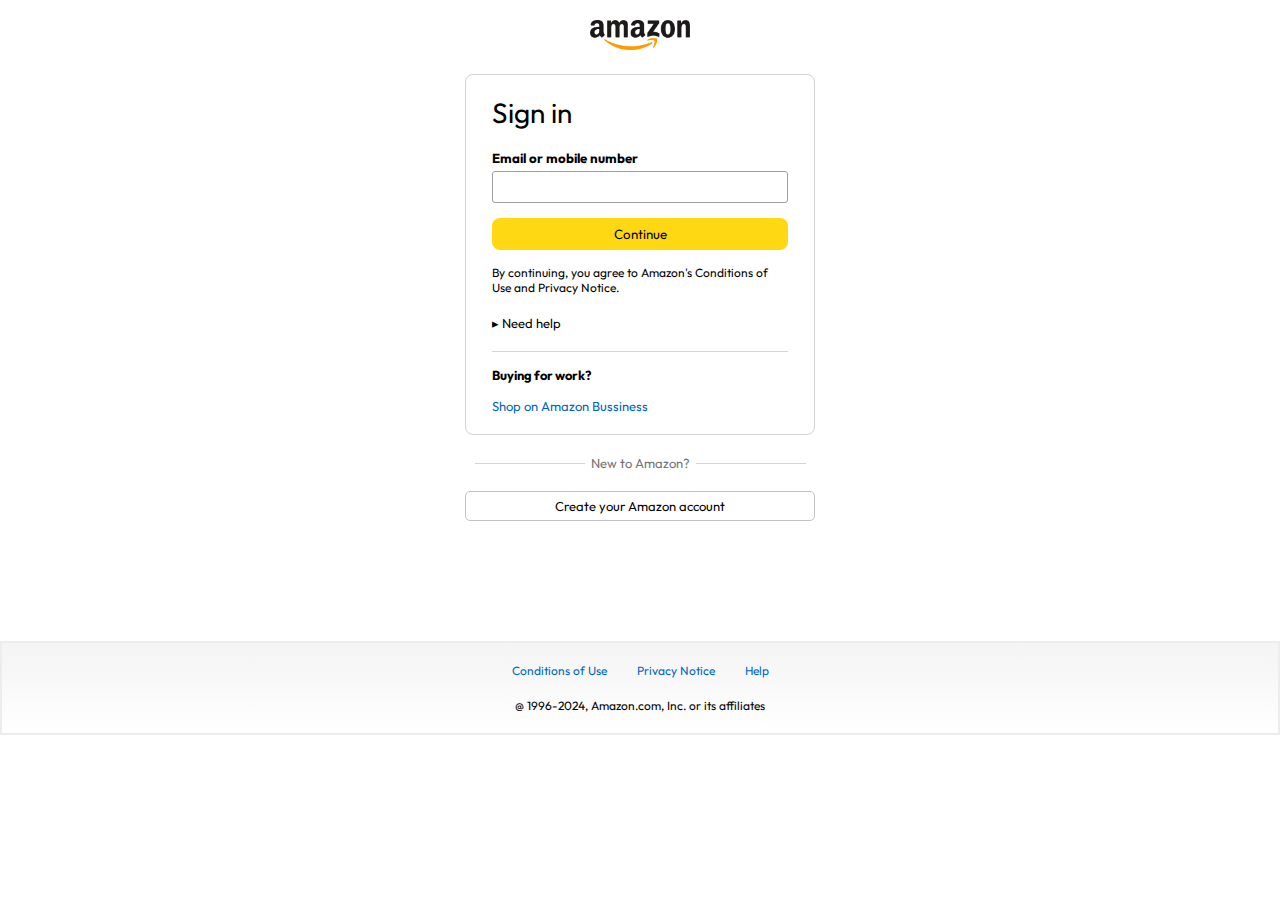
<file: sign-in.html>
<!DOCTYPE html>
<html lang="en">
<head>
    <meta charset="UTF-8">
    <meta name="viewport" content="width=device-width, initial-scale=1.0">
    <title>Sign-in page</title>
    <link rel="stylesheet" href="sign-in.css">
</head>
<body>
    <a href="./index.html"><img class="logo" src="./assets/amazon_logo_dark.png" alt="" width="100px"></a>
    <div class="signin-container">
        <h1 class="signin-title">Sign in</h1>
        <h5 class="input-lable">Email or mobile number</h5>
        <input type="text">
        <button>Continue</button>
        <p class="signin-condition">By continuing, you agree to Amazon's <span>Conditions of Use</span> and <span>Privacy Notice.</span></p>
        <p class="signin-help">&#9656 <span>Need help</span></p>
        <hr>
        <h4>Buying for work?</h4>
        <p class="signin-shop"><span>Shop on Amazon Bussiness</span></p>
    </div>

    <div class="signin-bottom">
        <hr>
        <p>New to Amazon?</p>
        <hr>
    </div>

    <a href="./signup.html">    <button class="signin-signup-btn">Create your Amazon account</button></a>

    <footer>
        <div class="footer-links">
            <a href="#">Conditions of Use</a>
            <a href="#">Privacy Notice</a>
            <a href="#">Help</a>
        </div>
        <p class="footer-copyright">@ 1996-2024, Amazon.com, Inc. or its affiliates</p>
    </footer>
</body>
</html>
</file>
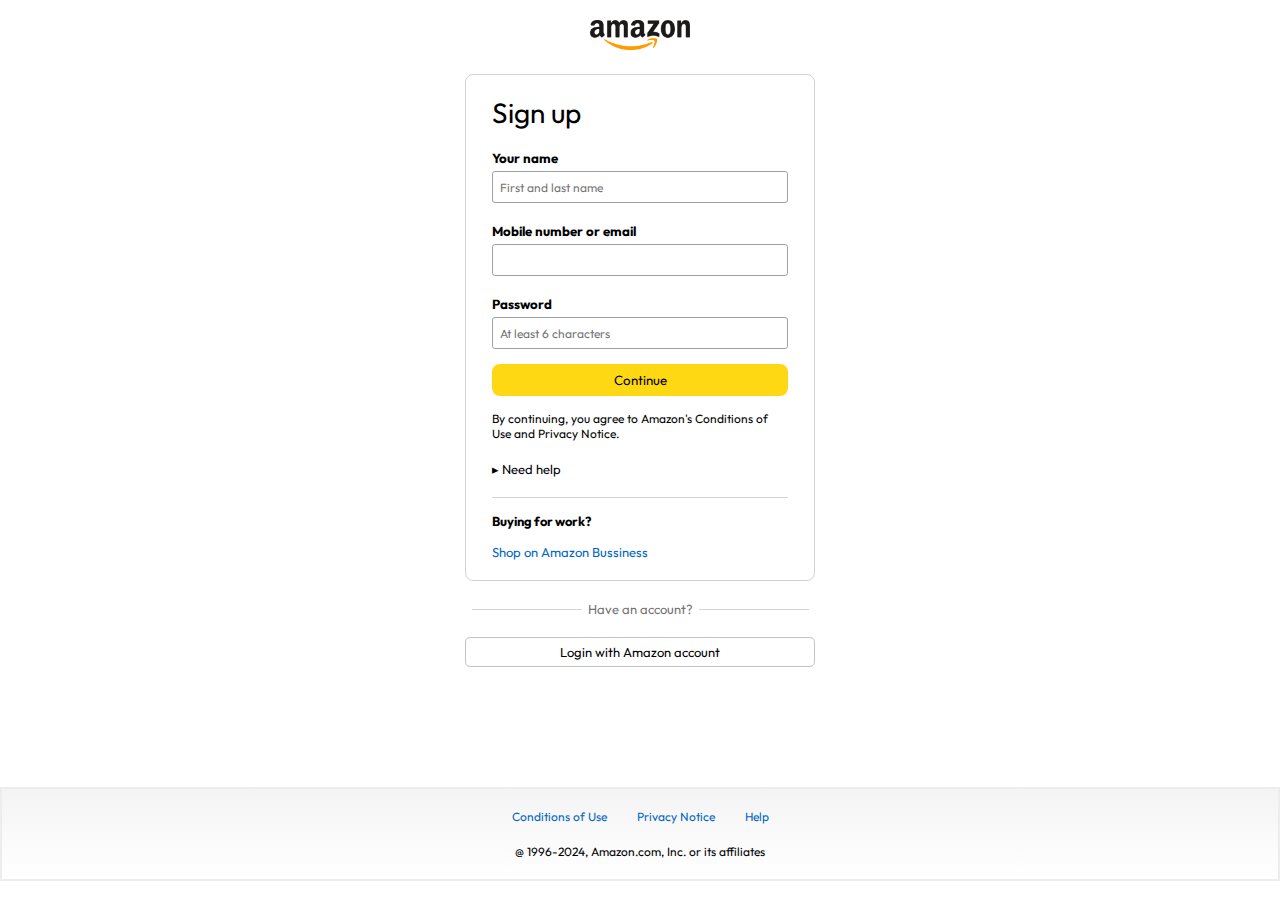
<file: signup.html>
<!DOCTYPE html>
<html lang="en">
<head>
    <meta charset="UTF-8">
    <meta name="viewport" content="width=device-width, initial-scale=1.0">
    <title>Sign up</title>
    <link rel="stylesheet" href="./sign-in.css">
</head>
<body>
    <!DOCTYPE html>
<html lang="en">
<head>
    <meta charset="UTF-8">
    <meta name="viewport" content="width=device-width, initial-scale=1.0">
    <title>Sign-in page</title>
    <link rel="stylesheet" href="sign-in.css">
</head>
<body>
    <a href="index.html"><img class="logo" src="./assets/amazon_logo_dark.png" alt="" width="100px"></a>
    <div class="signin-container">
        <h1 class="signin-title">Sign up</h1>
        <h5 class="input-lable">Your name</h5>
        <input type="text" placeholder="First and last name">
        <h5 class="input-lable">Mobile number or email</h5>
        <input type="text">
        <h5 class="input-lable">Password</h5>
        <input type="password" placeholder="At least 6 characters">
        <button>Continue</button>
        <p class="signin-condition">By continuing, you agree to Amazon's <span>Conditions of Use</span> and <span>Privacy Notice.</span></p>
        <p class="signin-help">&#9656 <span>Need help</span></p>
        <hr>
        <h4>Buying for work?</h4>
        <p class="signin-shop"><span>Shop on Amazon Bussiness</span></p>
    </div>

    <div class="signin-bottom">
        <hr>
        <p>Have an account?</p>
        <hr>
    </div>

    <a href="./sign-in.html">    <button class="signin-signup-btn">Login with Amazon account</button></a>

    <footer>
        <div class="footer-links">
            <a href="#">Conditions of Use</a>
            <a href="#">Privacy Notice</a>
            <a href="#">Help</a>
        </div>
        <p class="footer-copyright">@ 1996-2024, Amazon.com, Inc. or its affiliates</p>
    </footer>
</body>
</html>
</body>
</html>
</file>
<file: style.css>
@import url('https://fonts.googleapis.com/css2?family=Outfit:wght@100..900&display=swap');

*{
    padding: 0;
    margin: 0;
    box-sizing: border-box;
    font-family: Outfit;
}

body{
    background: #dadada;
}

a{
    text-decoration: none;
    color: inherit;
}

nav{
    display: flex;
    justify-content: space-between;
    align-items: center;
    background: #131921;
    padding: 10px 20px;
    color: #fff;
}

.nav-country{
    display: flex;
    align-items: end;
    margin-left: 15px;
    font-size: 13px;
    color: #c4c4c4;
}

.nav-country p{
    color: #fff;
    font-size: 14px;
}

.nav-search{
    flex: 1;
    margin-left: 15px;
    align-items: center;
    color: gray;
    background: #fff;
    display: flex;
    max-width: 1000px;
    border-radius: 4px;
}

.nav-search-category{
    display: flex;
    align-items: center;
    padding: 10px 20px;
    background: #e5e5e5;
    gap: 5px;
    border-radius: 4px 0 0 4px;
}

.nav-search-input{
    border: none;
    outline: none;
    width: 100%;
    padding-left: 20px;
}

.nav-search-icon{
    padding: 8px;
    background: #ffd64f;
    border-radius: 0 4px 4px 0;
    max-width: 41px;
}

.nav-lang{
    display: flex;
    align-items: center;
    gap: 2px;
    font-weight: 600;
    margin-left: 15px;
}

.nav-text{
    margin: 15px;
}

.nav-text p{
    font-size: 10px;
}

.nav-text h1{
    font-size: 14px;
}

.nav-cart{
    display: flex;
    align-items: center;
    margin: 0px 15px;
}

.nav-bottom{
    background: #232f3e;
    color: #fff;
    display: flex;
    align-items: center;
    gap: 20px;
    padding: 8px 20px;
    font-size: 15px;
}

.nav-bottom div{
    display: flex;
    align-items: center;
    font-weight: 500;
    gap: 5px;
}

.header-slider ul{
    display: flex;
    overflow-y: hidden;
}

.header-img{
    max-width: 100%; 
    mask-image: linear-gradient(to bottom, #000000 50%, transparent 100%);
}

.header-slider a{
    position: absolute;
    top: 20%;
    z-index: 1;
    padding: 5vh 1vw;
    background: #ffffff4f;
    color: #0000007b;
    text-decoration: none;
    font-weight: 600;
    font-size: 18px;
    cursor: pointer;
}

.control_next{
    right: 0;
}

.box-row{
    display: flex;
    flex-wrap: wrap;
    row-gap: 20px;
    justify-content: space-around;
    margin: 20px 30px;
}

.box-col{
    gap: 10px;
    display: flex;
    padding: 15px 20px;
    background: #fff;
    flex-direction: column;
    max-width: 24%;
    min-width: 200px;
    z-index: 1;
}

.box-col a{
    font-size: 13px;
    color: #009999;
    font-weight: 500;
}

.header-box{
    margin-top: -20vw;
}

.products-slider{
    background: #fff;
    margin-bottom: 15px;
    padding: 0 20px;
    margin: 0 30px;
}

.products-slider .products{
    display: flex;
    gap: 20px;
    overflow-x: auto;
    margin-top: 10px;
    margin-bottom: 10px;
}

.products-slider .products img{
    max-width: 200px;
    max-height: 200px;
}

.products-slider .products::-webkit-scrollbar{
    display: none;
}

.products-slider-with-price{
    background: #fff;
    margin: 0 30px;
    padding: 20px;
    margin-bottom: 15px;
}

.products-slider-with-price .products{
    display: flex;
    overflow-x: auto;
    gap: 10px;
    margin-top: 10px;
}

.products-slider-with-price .products::-webkit-scrollbar{
    display: none;
}

.products-card{
    display: flex;
    flex-direction: column;
    justify-content: end;
    min-width: 210px;
    background: #fbfbfb;
}

.products-card img{
    width: 110px;
    margin: 0 50px;
}

.product-offer p{
    background: #be0b3b;
    color: #fff;
    display: inline-block;
    padding: 2px 5px;
    border-radius: 2px;
    margin: 8px 0;
    font-size: 13px;
}

.product-offer span{
    color: #be0b3b;
    font-size: 12px;
    font-weight: 500;
}

.product-price{
    font-size: 13px;
    color: gray;
}

.product-price h4{
    color: #525252;
    font-size: 15px;
    font-weight: 500;
}

footer{
    display: flex;
    justify-content: space-between;
    align-items: center;
    color: #fff;
    background-color: #131921;
    padding: 20px 60px;
}

  /*           media-query */

@media only screen and (max-width: 900px) {
    nav{
        flex-wrap: wrap;
    }
    .nav-search{
        order: 7;
        margin: 15px 0 5px;
        min-width: 300px;
    }
    .box-col{
        max-width: 48%;
    }

}

@media only screen and (max-width: 600px){
    .nav-lang{
        display: none;
    }
    .nav-country{
        display: none;
    }
    .nav-text{
        display: none;
    }
    .nav-bottom{
        font-size: 13px;
        gap: 10px;
        overflow-x: scroll;
    }
    .nav-bottom::-webkit-scrollbar{
        display: none;
    }
    .nav-bottom p{
        flex-wrap: nowrap;
    }
    .mobile-user-icon{
        display: flex !important;
        flex: 1;
        justify-content: flex-end;
    }
    .mobile-user-icon img{
        width: 25px;
    }
    .nav-cart h4{
        display: none;
    }
    .nav-cart img{
        width: 25px;
    }
    .header-slider a{
        top: 24%;
        padding: 2vh 1vw;
        font-size: 15px;
    }
    .box-col{
        max-width: 100%;
        width: 100%;
    }
    footer{
        justify-content: center;
        flex-direction: column;
        font-size: 13px;
    }
}
</file>
<file: cart.css>
.cart{
    display: flex;
    gap: 20px;
    margin: 20px;
}

.card-left{
    padding: 20px;
    background: white;
}

.card-left h1{
    font-size: 20px;
    font-weight: 400;
    margin-bottom: 15px;
}

.card-left hr{
    border: none;
    height: 1px;
    background: #dadada;
}

.product-cart-list{
    display: flex;
    align-items: start;
    gap: 10px;
    padding: 24px 0 12px 12px;
}

.product-cart-titleprice{
    display: flex;
    gap: 20px;
    font-size: 18px;
}

.product-cart-bestseller{
    font-size: 12px;
    margin-top: 10px;
}

.product-cart-bestseller span{
    font-size: 13px;
    background: #c45500;
    color: white;
    padding: 3px 8px;
}

.product-cart-stock{
    font-size: 13px;
    color: #007600;
    margin: 4px 0;
}

.product-cart-delivery{
    font-size: 15px;
}

.product-cart-return{
    font-size: 15px;
    color: #007185;
    font-weight: 400;
}

.product-cart-giftoption{
    color: #494949;
    font-size: 13px;
    margin: 3px 0;
}

.product-cart-giftoption span{
    color: #007185;
}

.product-cart-specs{
    max-width: 150px;
    display: grid;
    grid-template-columns: auto auto;
    row-gap: 3px;
    font-size: 13px;
    margin: 7px 0;
}

.cart-list-action{
    display: flex;
    gap: 12px;
    font-size: 14px;
    color: #007185;
}

.cart-list-action hr{
    height: 20px;
    width: 1px;
    background: #cfcfcf;
}

.cart-list-action select{
    padding: 5px;
    border-radius: 6px;
    background: #f3f3f3;
}

.cart-list-subtotal{
    text-align: right;
    font-size: 20px;
    margin-top: 10px;
}

.card-right{
    background: white;
    padding: 20px;
    max-height: 220px;
    min-width: 280px;
}

.cart-free-delivery{
    display: flex;
    font-size: 13px;
}

.cart-subtotal{
    margin-top: 20px;
    font-size: 18px;
    font-weight: 500;
}

.cart-right-gift{
    margin: 7px 0;
    font-size: 14px;
}

.card-right button{
    width: 100%;
    height: 32px;
    margin: 15px 0;
    background: #ffd814;
    border: none;
    border-radius: 8px;
    cursor: pointer;
}

.card-right button:hover{
    background: #ebc712;
}

.footer-cart{
    margin-top: 50px;
}

/*         media-query */

@media only screen and (max-width: 900px){
    .cart{
        flex-wrap: wrap;
    }
}

@media only screen and (max-width: 600px){
    .product-cart-list{
        padding: 24px 0;
    }
    .product-cart-list img{
        width: 80px;
    }
    .product-cart-titleprice{
        flex-wrap: wrap;
        font-size: 14px;
    }
    .product-cart-delivery{
        font-size: 13px;
    }
    .cart-list-action .action-btn:nth-last-child(1){
        display: none;
    }
    .cart-list-action hr:nth-last-child(2){
        display: none;
    }
    .cart-list-action .action-btn:nth-last-child(3){
        display: none;
    }    
    .cart-list-action hr:nth-last-child(4){
        display: none;
    }
    .card-right{
        min-width: 100%;
    }
}
</file>
<file: product.css>
body{
    background: #fff;
}

.breadcrum{
    padding: 10px 20px;
    font-size: 12px;
    color: #565656;
}

.product-display{
    display: flex;
    padding: 5px 10px;
}

.product-d-image{
    display: flex;
    gap: 10px;
}

.product-icons{
    display: flex;
    flex-direction: column;
    gap: 10px;
}

.product-icons img{
    border: 1px solid black;
    border-radius: 10px;
    padding: 5px;
}

.product-d-details{
    margin: 0 30px;
}

.product-title{
    font-size: 25px;
}

.brand-store{
    margin-top: 5px;
    color: #007185;
    font-size: 14px;
}

.product-rating{
    display: flex;
    gap: 10px;
    flex-direction: column;
}

.product-rating div{
    display: flex;
    align-items: center;
    gap: 10px;
}

.product-rating p{
    color: #007185;
}

.product-rating p span{
    color: #fff;
    background: #c73500;
    padding: 2px 5px;
    border-radius: 3px;
    font-size: 14px;
}

.product-rating h5{
    font-weight: 400;
}

.product-d-price{
    display: flex;
    flex-direction: column;
    gap: 5px;
}

.product-d-price div{
    display: flex;
    align-items: center;
    gap: 10px;
    margin: 10px 0;
}

.product-d-price div p{
    font-size: 26px;
    columns: #c73500;
}

.product-d-price div h1{
    font-size: 14px;
    font-weight: 500;
}

.product-d-price div h1 span{
    font-size: 26px;
    font-weight: 400;
}
.product-d-price div h5{
    color: #565656;
    font-weight: 400;
}

.product-d-price h5 span{
    text-decoration: line-through;
}

.product-d-price p span{
    color: #007185;
}

.product-color-selection{
    margin: 15px 0;
}

.product-color-options{
    display: flex;
    justify-content: space-between;
    margin-top: 10px;
}

.option{
    display: flex;
    align-items: center;
    padding: 8px 12px;
    border: 1px solid #cbcbcb;
    gap: 10px;
}

.product-info{
    display: grid;
    grid-template-columns: auto auto;
    max-width: 300px;
    margin-bottom: 15px;
}

.product-description h1{
    margin: 15px ;
    font-size: 20px;
}

.product-description ul{
    display: flex;
    flex-direction: column;
    gap: 10px;
    margin-left: 30px;
}

.product-d-purchase{
    width: 100%;
    max-width: 280px;
    border: 1px solid #c1c1c1;
    border-radius: 10px;
    padding: 20px;
}

.product-d-purchase .title{
    display: flex;
    align-items: center;
    justify-content: space-between;
}

.product-d-purchase .price{
    font-size: 16px;
    font-weight: 400;
    margin: 10px 0;
}

.product-d-purchase .price span{
    font-size: 26px;
    padding: 2px;
}

.product-d-purchase .gap{
    margin: 15px 0;
}

.product-d-purchase p span{
    color: #007185;
}

.delivery-location{
    display: flex;
    align-items: center;
    gap: 3px;
}

.product-stock{
    margin: 15px 0;
    color: green;
    font-weight: 400;
}

.product-quantity{
    padding: 8px 5px;
    outline: none;
    width: 100%;
    border-radius: 5px;
    background: #efefef;
    border-color: #c1c1c1;
}

.product-d-purchase .btn{
    outline: none;
    border: none;
    background-color: #ffd814;
    padding: 10px 0;
    margin-top: 10px;
    width: 100%;
    border-radius: 10px;
    cursor: pointer;
}

.product-d-purchase .product-buy{
    background: #ffa41c;
}

.product-seller-info{
    margin-top: 10px;
    display: grid;
    grid-template-columns: auto auto;
    gap: 4px;
    font-size: 14px;
    color: #565656;
}

.product-seller-info span{
    color: #007185;
}

.product-d-purchase hr{
    margin: 20px 0;
}

.product-add-list{
    width: 100%;
    padding: 8px 15px;
    border-radius: 5px;
    border: 1px solid #000;
    text-align: start;
    background: white;
    cursor: pointer;
}

.product-footer{
    margin-top: 100px;
}

/*           media-query */

@media only screen and (max-width: 900px){
    .product-display{
        flex-wrap: wrap;
    }
}

@media only screen and (max-width: 600px){
    .product-icons{
        display: none;
    }
    .product-d-image{
        width: 100%;
        padding: 20px;
    }
    .option{
        padding: 6px 8px;
    }
    .option p{
        display: none;
    }
    .product-d-purchase{
        max-width: 90%;
        margin: 20px auto 10px;
    }
}
</file>
<file: sign-in.css>
@import url('https://fonts.googleapis.com/css2?family=Outfit:wght@100..900&display=swap');

*{
    padding: 0;
    margin: 0;
    box-sizing: border-box;
    font-family: Outfit;
}

body{
    background: #fff;
    text-align: center;
    font-family: Outfit;
    min-height: 100vh;
}

.logo{
    margin-top: 20px;
}

.signin-container{
    max-width: 350px;
    border: 1px solid#d2d2d2;
    margin: auto;
    margin-top: 20px;
    padding: 20px 26px;
    border-radius: 8px;
    text-align: left;
}

.signin-title{
    font-size: 28px;
    font-weight: 400;
}

.input-lable{
    margin-top: 20px;
}

.signin-container input{
    width: 100%;
    height: 32px;
    margin-top: 5px;
    padding: 3px 7px;
    border-radius: 3px;
    border: 1px solid #a0a0a0;
    font-size: 12px;
}

.signin-container input:focus{
    outline: 3px solid #c2f2ff;
}

.signin-container button{
    width: 100%;
    height: 32px;
    margin: 15px 0;
    background: #ffd814;
    border: none;
    border-radius: 8px;
    cursor: pointer;
}

.signin-container button:hover{
    background: #ebc712;
}

.signin-condition{
    font-size: 12px;
}

.signin-condition p span{
    color: #0066c0;
}

.signin-help{
    font-size: 13px;
    margin: 20px 0;
}

.signin-container hr{
    border: none;
    height: 1px;
    background: #d4d4d4;
}

.signin-container h4{
    margin: 15px 0;
    font-size: 13px;
}

.signin-shop{
    font-size: 13px;
}

.signin-shop span{
    color: #0066c0;
}

.signin-bottom{
    width: 350px;
    font-size: 13px;
    color: #737373;
    margin: 20px auto;
    display: flex;
    align-items: center;
    justify-content: center;
    gap: 6px;
}

.signin-bottom hr{
    border: none;
    height: 1px;
    background: #d4d4d4;
    width: 110px;
}

.signin-signup-btn{
    width: 350px;
    height: 30px;
    font-size: 13px;
    background: #fff;
    border: 1px solid#c3c3c3;
    border-radius: 5px;
}

.signin-signup-btn:hover{
    background: #f1f1f1;
}

footer{
    width: 100%;
    height: auto;
    max-height: 200px;
    margin-top: 120px;
    padding: 20px 0;
    bottom: 0;
    background: linear-gradient(to bottom, #f4f4f4, #fff);
    border: 2px solid #ededed;
    font-size: 12px;
}

footer .footer-links{
    display: flex;
    justify-content: center;
    gap: 30px;
    margin-bottom: 20px;
}

.footer-links a{
    text-decoration: none;
    color: #0066c0;
}
</file>
